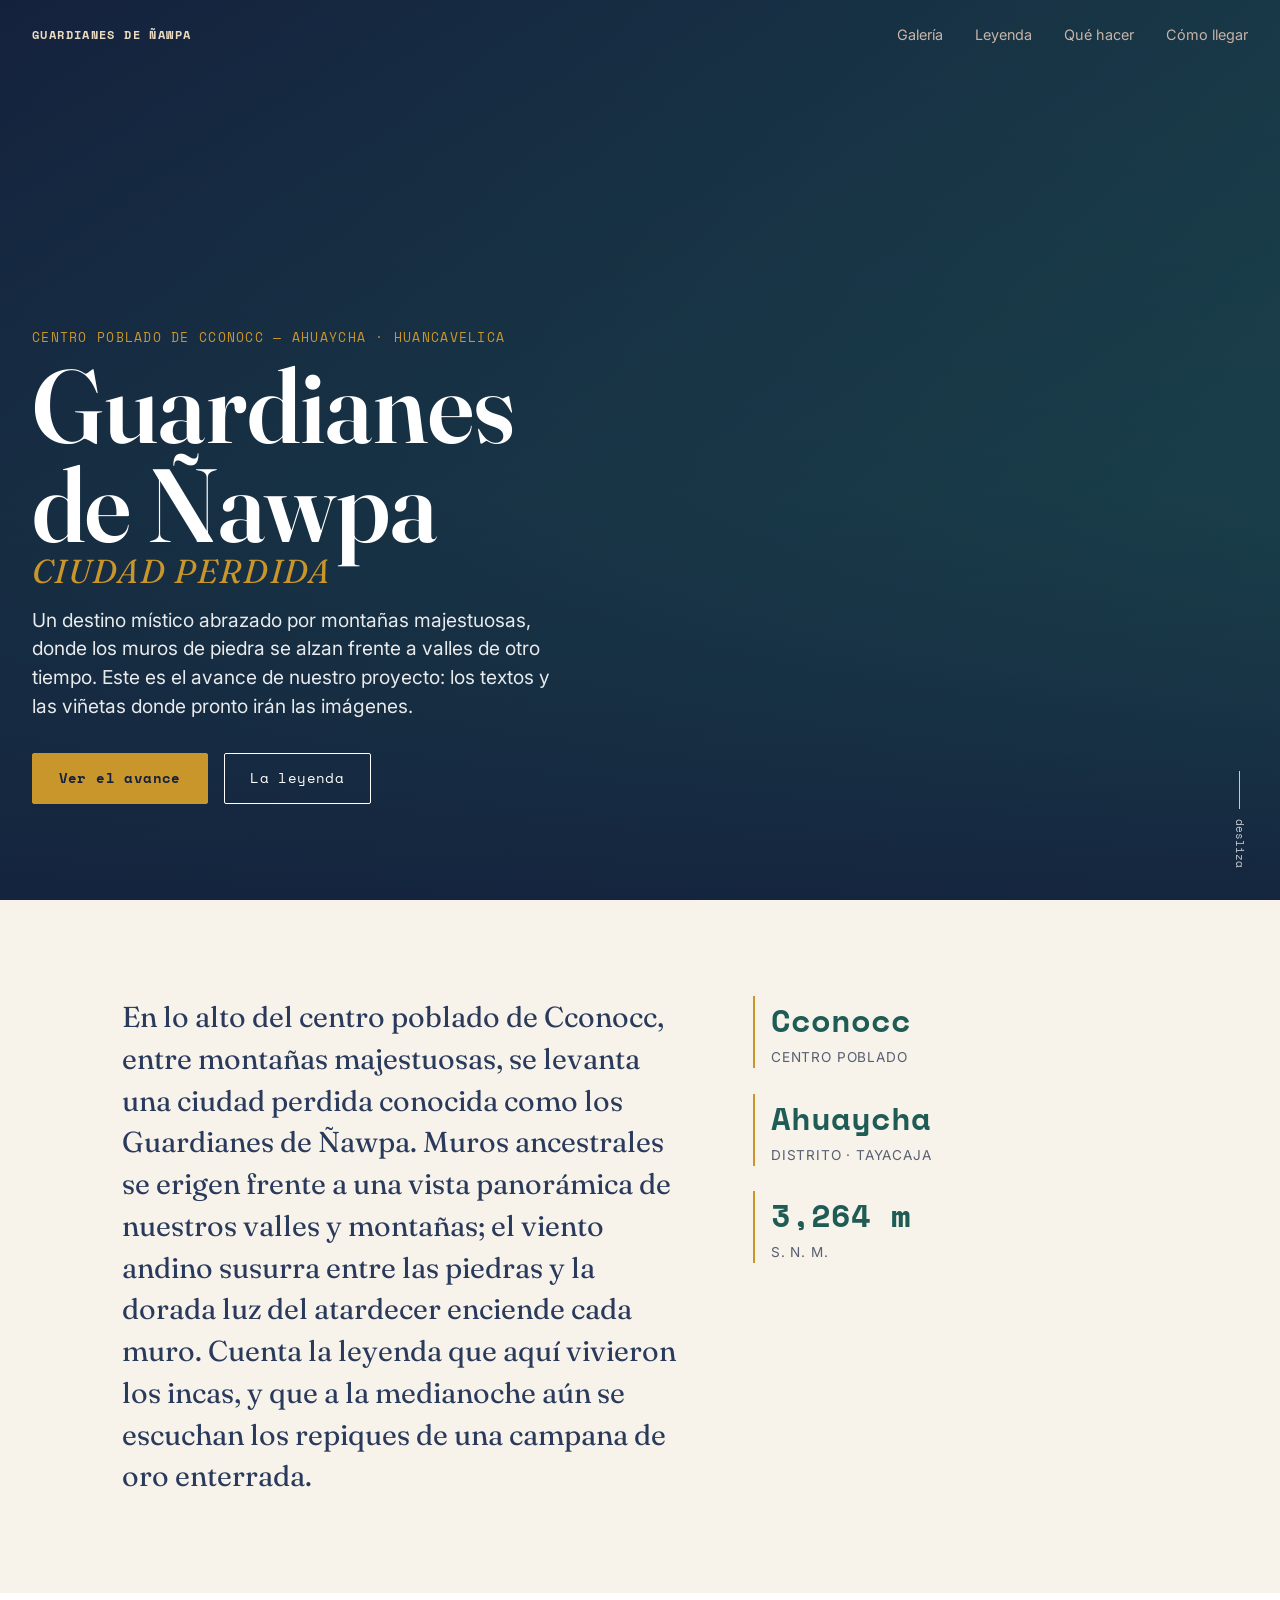
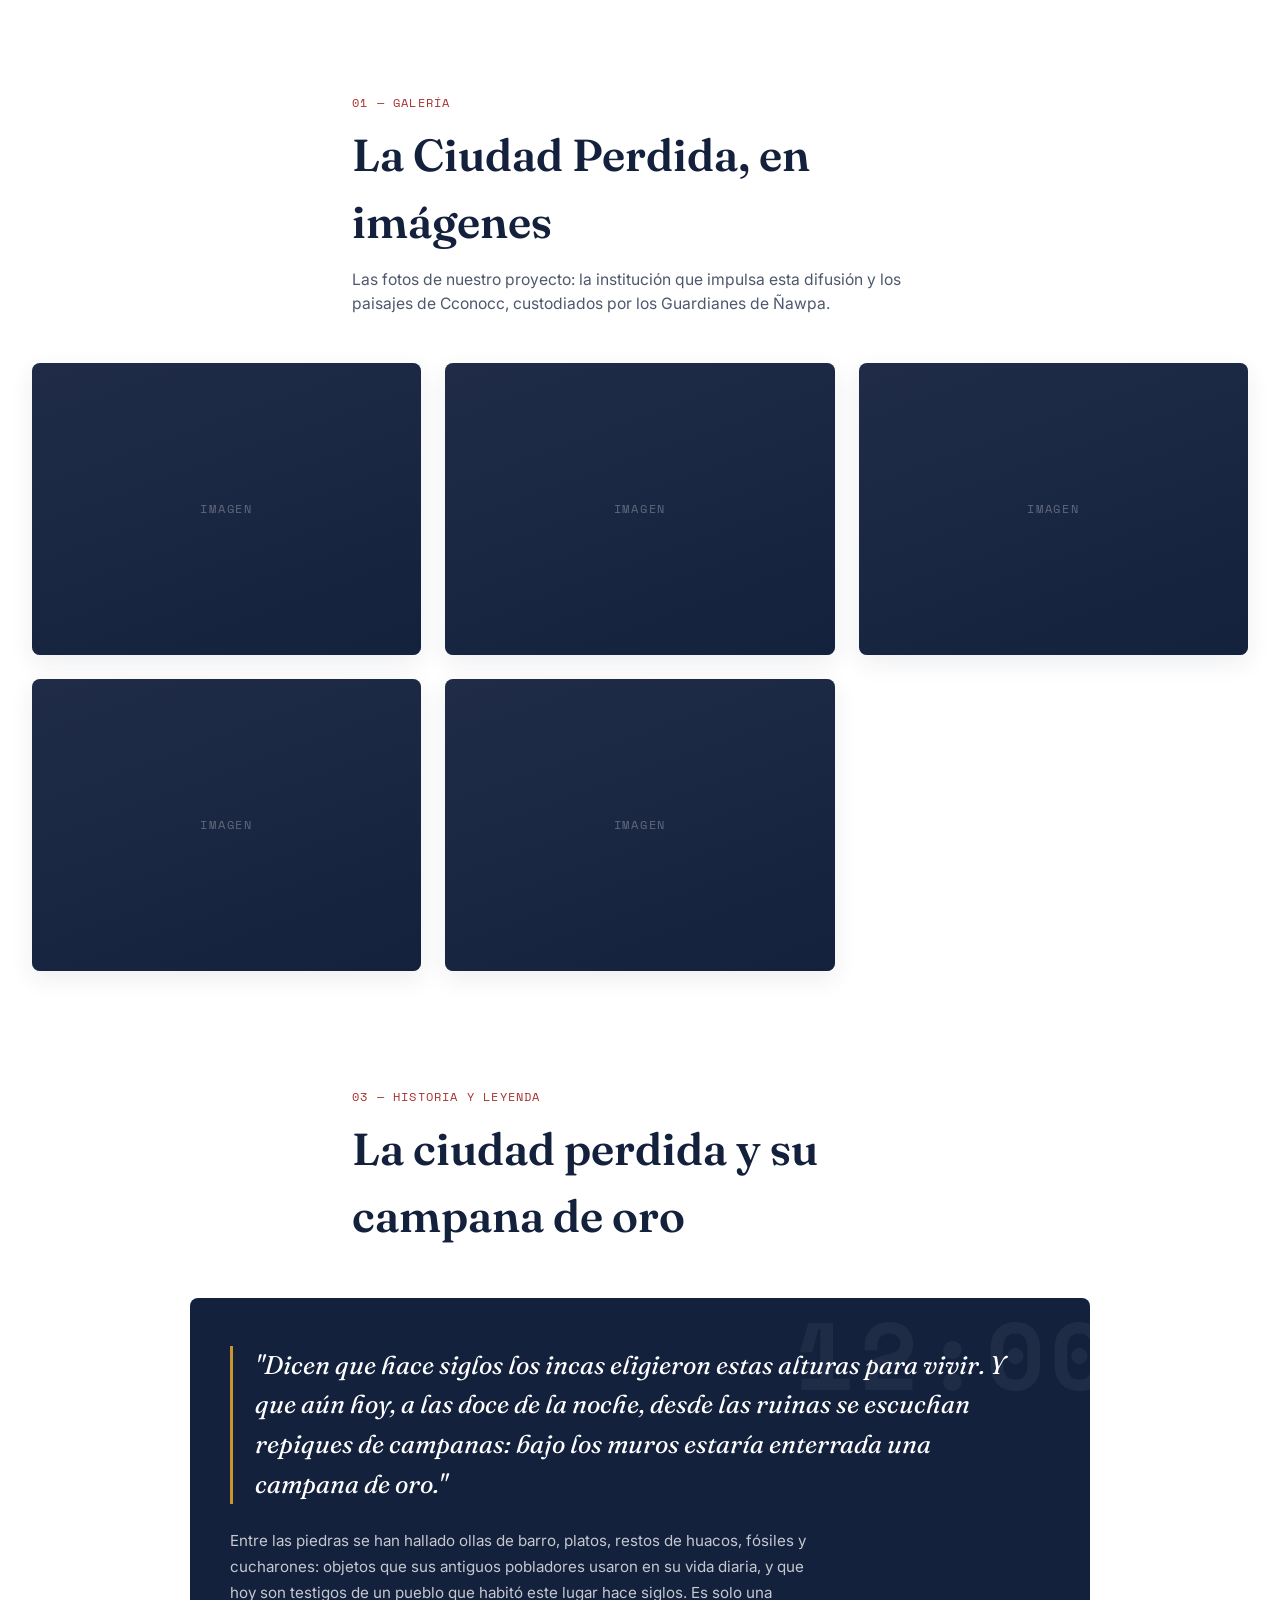
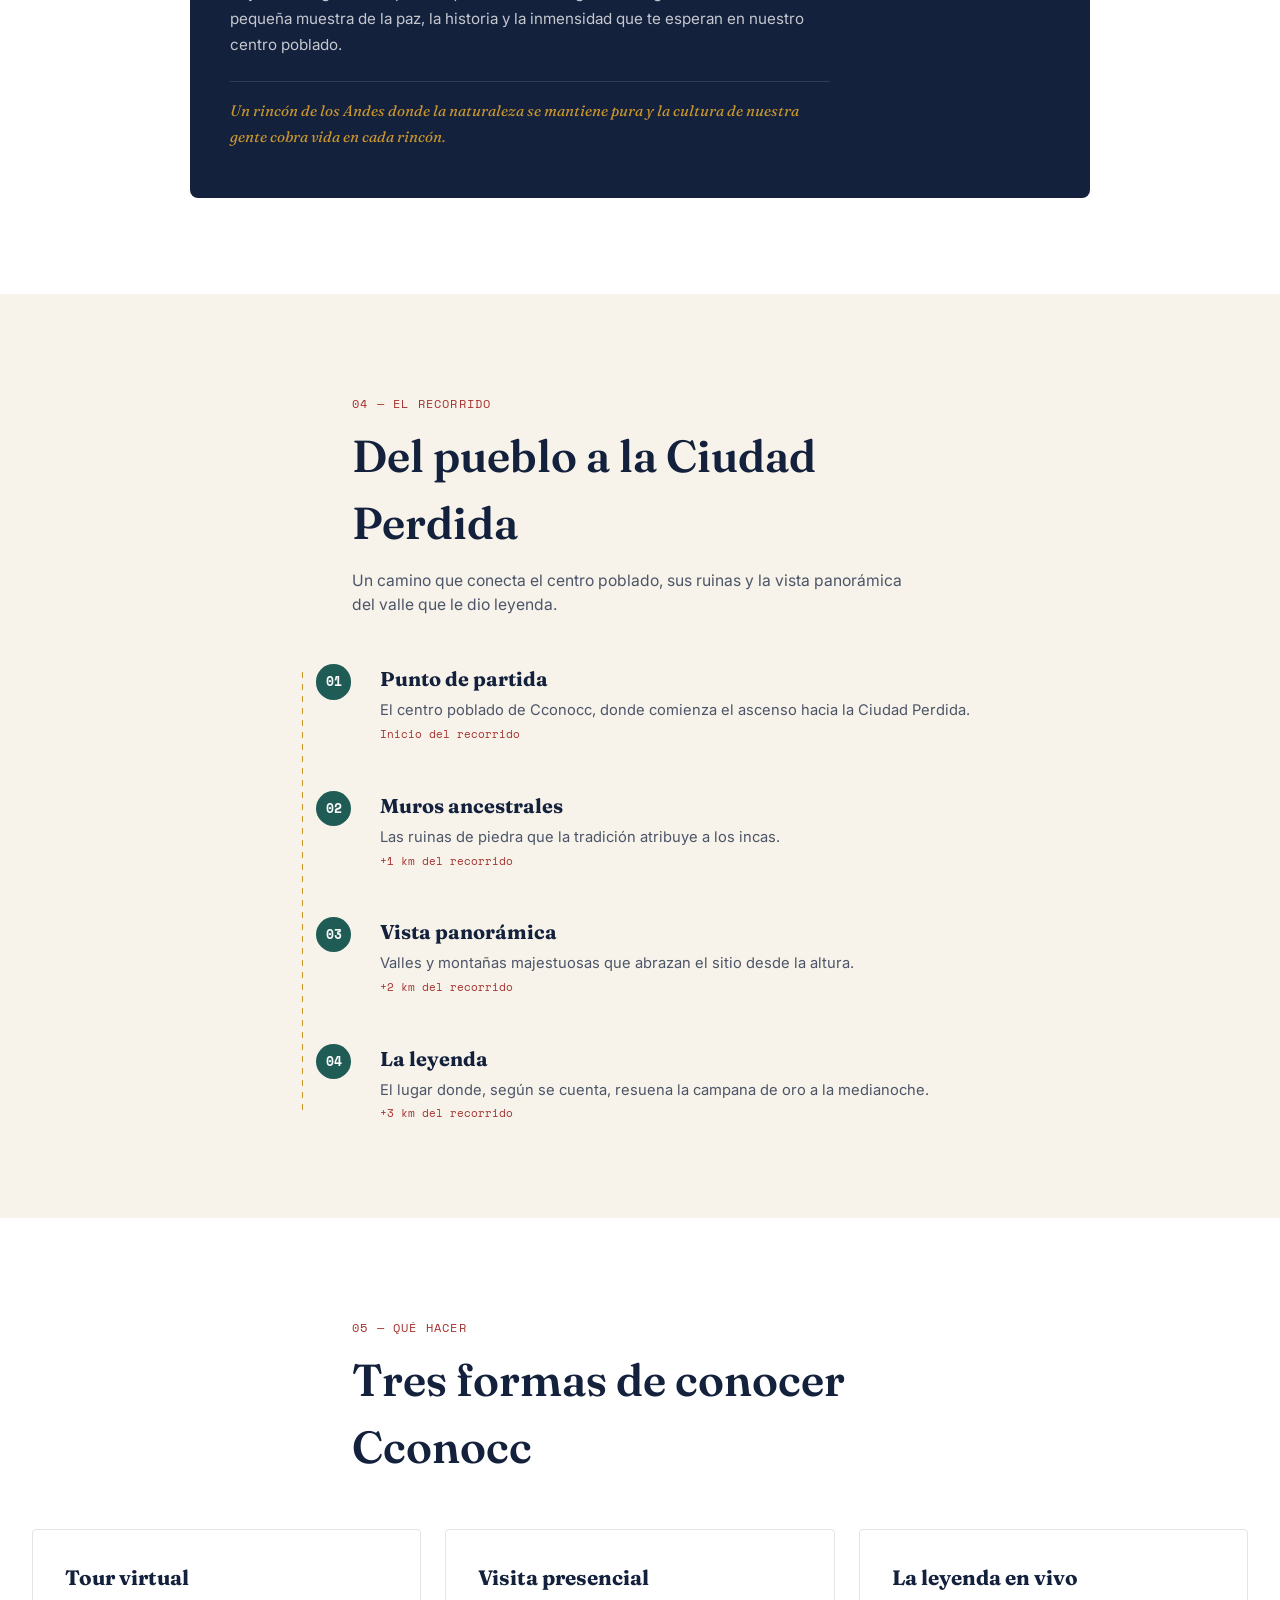
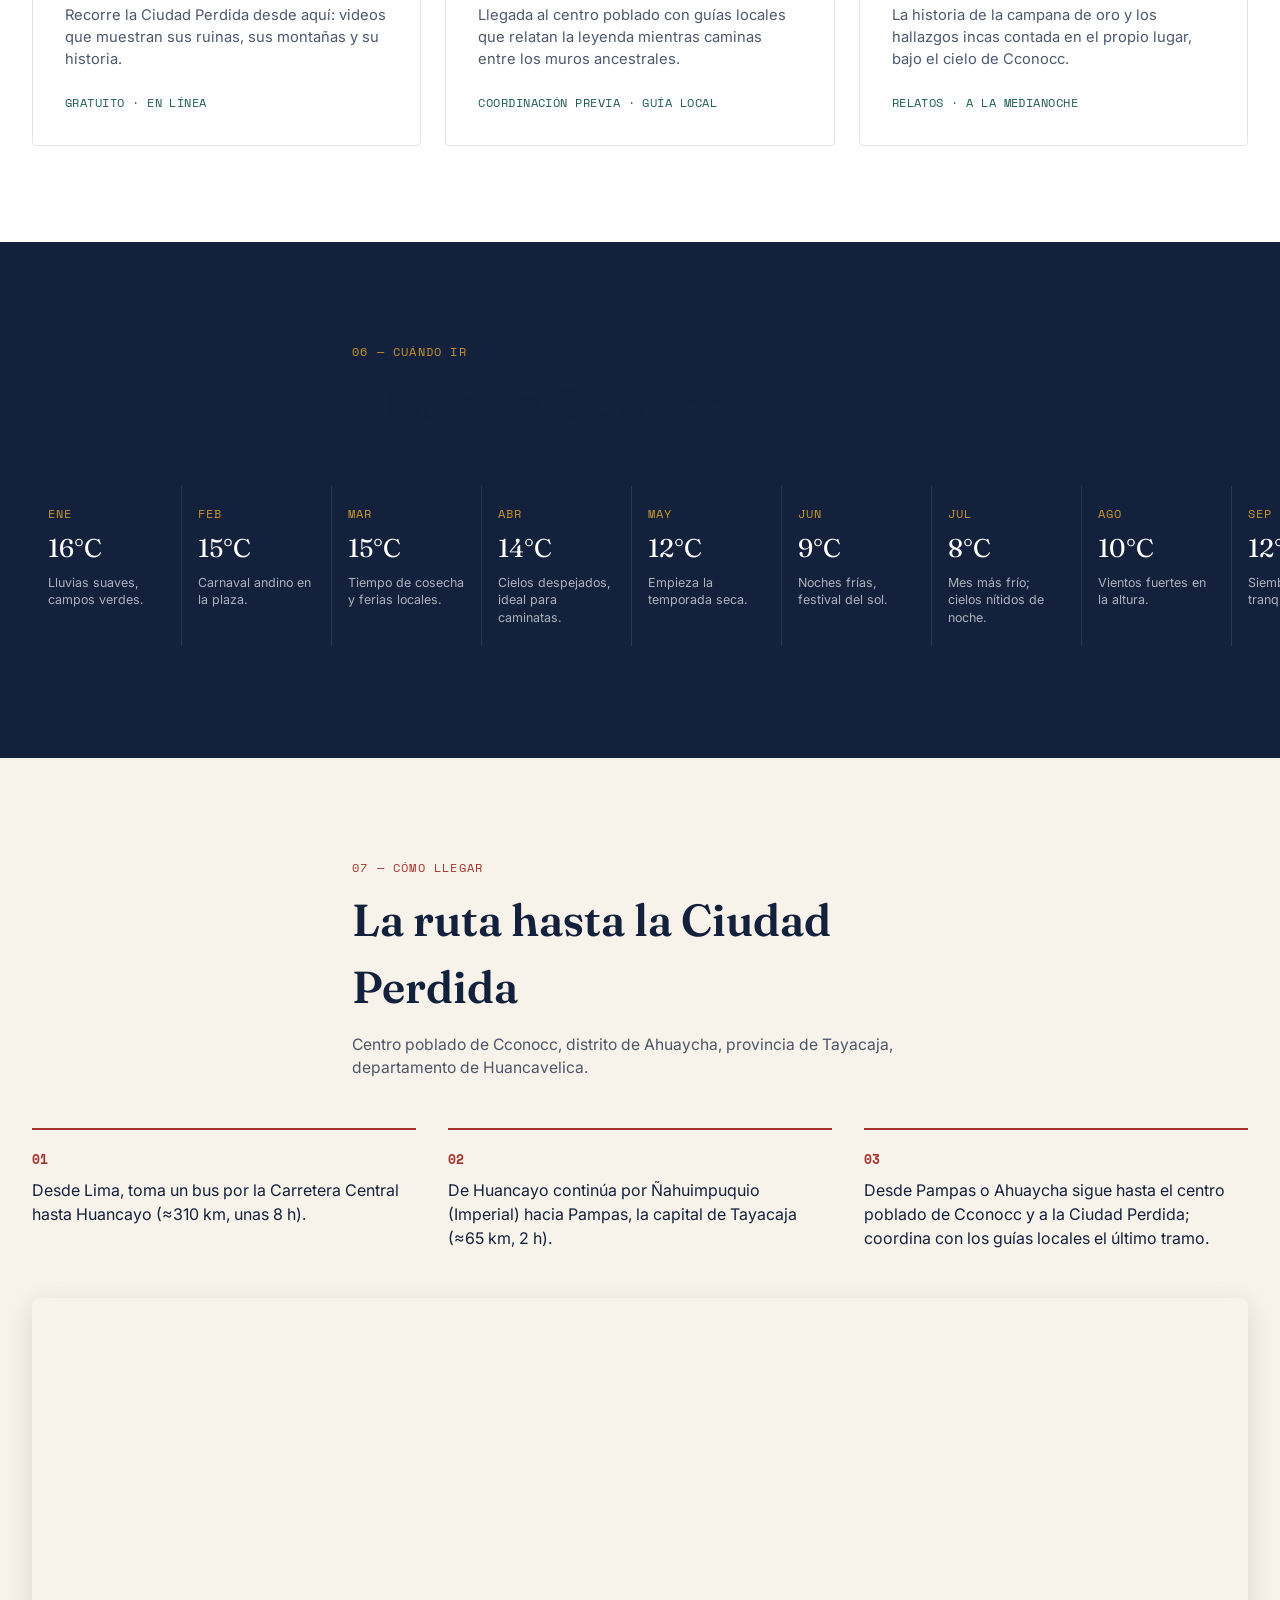
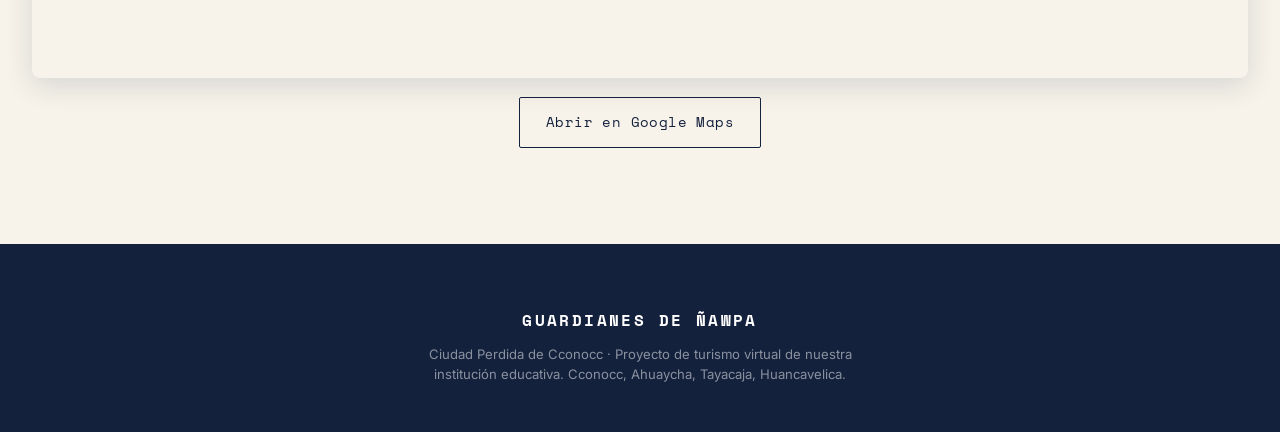
<file: index.html>
<!DOCTYPE html>
<html lang="es">
<head>
<meta charset="UTF-8">
<meta name="viewport" content="width=device-width, initial-scale=1.0">
<title>Guardianes de Ñawpa — Ciudad Perdida de Cconocc</title>
<link rel="preconnect" href="https://fonts.googleapis.com">
<link rel="preconnect" href="https://fonts.gstatic.com" crossorigin>
<link href="https://fonts.googleapis.com/css2?family=Fraunces:opsz,wght@9..144,400;9..144,500;9..144,600;9..144,700&family=Inter:wght@400;500;600&family=Space+Mono:wght@400;700&display=swap" rel="stylesheet">
<link rel="stylesheet" href="style.css">
</head>
<body>

<header class="topbar">
  <div class="topbar__mark">GUARDIANES DE ÑAWPA</div>
  <nav class="topbar__nav">
    <a href="#galeria">Galería</a>
    <a href="#leyenda">Leyenda</a>
    <a href="#hacer">Qué hacer</a>
    <a href="#llegar">Cómo llegar</a>
  </nav>
  <button class="topbar__cta" id="menuBtn" aria-label="Abrir menú">☰</button>
</header>

<!-- HERO -->
<section class="hero">
  <div class="hero__scrim"></div>
  <div class="hero__content">
    <span class="hero__eyebrow">Centro poblado de Cconocc — Ahuaycha · Huancavelica</span>
    <h1 class="hero__title">Guardianes<br>de Ñawpa<span>ciudad perdida</span></h1>
    <p class="hero__lede">Un destino místico abrazado por montañas majestuosas, donde los muros de piedra se alzan frente a valles de otro tiempo. Este es el avance de nuestro proyecto: los textos y las viñetas donde pronto irán las imágenes.</p>
    <div class="hero__actions">
      <a href="#galeria" class="btn btn--solid">Ver el avance</a>
      <a href="#leyenda" class="btn btn--ghost">La leyenda</a>
    </div>
  </div>
  <div class="hero__scrolldown" aria-hidden="true"><span></span> desliza</div>
</section>

<!-- INTRO -->
<section class="intro">
  <p class="intro__text">
    En lo alto del centro poblado de Cconocc, entre montañas majestuosas, se levanta una ciudad perdida conocida como
    los Guardianes de Ñawpa. Muros ancestrales se erigen frente a una vista panorámica de nuestros valles y montañas;
    el viento andino susurra entre las piedras y la dorada luz del atardecer enciende cada muro. Cuenta la leyenda que
    aquí vivieron los incas, y que a la medianoche aún se escuchan los repiques de una campana de oro enterrada.
  </p>
  <div class="intro__stats">
    <div class="stat"><span class="stat__n">Cconocc</span><span class="stat__l">centro poblado</span></div>
    <div class="stat"><span class="stat__n">Ahuaycha</span><span class="stat__l">distrito · Tayacaja</span></div>
    <div class="stat"><span class="stat__n">3,264 m</span><span class="stat__l">s. n. m.</span></div>
  </div>
</section>

<!-- GALERÍA -->
<section class="galeria" id="galeria">
  <div class="section__head">
    <span class="section__eyebrow">01 — Galería</span>
    <h2>La Ciudad Perdida, en imágenes</h2>
    <p>Las fotos de nuestro proyecto: la institución que impulsa esta difusión y los paisajes de Cconocc, custodiados por los Guardianes de Ñawpa.</p>
  </div>
  <div class="gallery-grid" id="galleryGrid"></div>
</section>

<!-- LEYENDA -->
<section class="leyenda" id="leyenda">
  <div class="section__head">
    <span class="section__eyebrow">03 — Historia y leyenda</span>
    <h2>La ciudad perdida y su campana de oro</h2>
  </div>
  <div class="leyenda__card">
    <blockquote>
      "Dicen que hace siglos los incas eligieron estas alturas para vivir. Y que aún hoy, a las doce de la noche,
      desde las ruinas se escuchan repiques de campanas: bajo los muros estaría enterrada una campana de oro."
    </blockquote>
    <p>
      Entre las piedras se han hallado ollas de barro, platos, restos de huacos, fósiles y cucharones: objetos que sus
      antiguos pobladores usaron en su vida diaria, y que hoy son testigos de un pueblo que habitó este lugar hace siglos.
      Es solo una pequeña muestra de la paz, la historia y la inmensidad que te esperan en nuestro centro poblado.
    </p>
    <p class="leyenda__close">
      Un rincón de los Andes donde la naturaleza se mantiene pura y la cultura de nuestra gente cobra vida en cada rincón.
    </p>
  </div>
</section>

<!-- RUTA -->
<section class="ruta" id="ruta">
  <div class="section__head">
    <span class="section__eyebrow">04 — El recorrido</span>
    <h2>Del pueblo a la Ciudad Perdida</h2>
    <p>Un camino que conecta el centro poblado, sus ruinas y la vista panorámica del valle que le dio leyenda.</p>
  </div>
  <div class="trail" id="trailList"></div>
</section>

<!-- QUÉ HACER -->
<section class="hacer" id="hacer">
  <div class="section__head">
    <span class="section__eyebrow">05 — Qué hacer</span>
    <h2>Tres formas de conocer Cconocc</h2>
  </div>
  <div class="cards">
    <article class="card">
      <h3>Tour virtual</h3>
      <p>Recorre la Ciudad Perdida desde aquí: videos que muestran sus ruinas, sus montañas y su historia.</p>
      <span class="card__meta">Gratuito · en línea</span>
    </article>
    <article class="card">
      <h3>Visita presencial</h3>
      <p>Llegada al centro poblado con guías locales que relatan la leyenda mientras caminas entre los muros ancestrales.</p>
      <span class="card__meta">Coordinación previa · guía local</span>
    </article>
    <article class="card">
      <h3>La leyenda en vivo</h3>
      <p>La historia de la campana de oro y los hallazgos incas contada en el propio lugar, bajo el cielo de Cconocc.</p>
      <span class="card__meta">Relatos · a la medianoche</span>
    </article>
  </div>
</section>

<!-- CUÁNDO IR -->
<section class="cuando" id="cuando">
  <div class="section__head">
    <span class="section__eyebrow">06 — Cuándo ir</span>
    <h2>El año en Cconocc</h2>
  </div>
  <div class="calendar" id="calendarStrip"></div>
</section>

<!-- CÓMO LLEGAR -->
<section class="llegar" id="llegar">
  <div class="section__head">
    <span class="section__eyebrow">07 — Cómo llegar</span>
    <h2>La ruta hasta la Ciudad Perdida</h2>
    <p>Centro poblado de Cconocc, distrito de Ahuaycha, provincia de Tayacaja, departamento de Huancavelica.</p>
  </div>
  <div class="llegar__grid">
    <div class="llegar__step">
      <span class="llegar__n">01</span>
      <p>Desde Lima, toma un bus por la Carretera Central hasta Huancayo (≈310 km, unas 8 h).</p>
    </div>
    <div class="llegar__step">
      <span class="llegar__n">02</span>
      <p>De Huancayo continúa por Ñahuimpuquio (Imperial) hacia Pampas, la capital de Tayacaja (≈65 km, 2 h).</p>
    </div>
    <div class="llegar__step">
      <span class="llegar__n">03</span>
      <p>Desde Pampas o Ahuaycha sigue hasta el centro poblado de Cconocc y a la Ciudad Perdida; coordina con los guías locales el último tramo.</p>
    </div>
  </div>
  <div class="llegar__map">
    <iframe title="Mapa de Cconocc — Ahuaycha, Tayacaja"
            src="https://maps.google.com/maps?q=-12.5046266,-74.9259982&z=14&output=embed"
            loading="lazy"></iframe>
    <a class="btn btn--ghost llegar__link" href="https://www.google.com/maps/place/12%C2%B030'16.7%22S+74%C2%B055'33.6%22W/@-12.5046266,-74.9259982,17z" target="_blank" rel="noopener">Abrir en Google Maps</a>
  </div>
</section>

<footer class="footer">
  <div class="footer__mark">GUARDIANES DE ÑAWPA</div>
  <p>Ciudad Perdida de Cconocc · Proyecto de turismo virtual de nuestra institución educativa. Cconocc, Ahuaycha, Tayacaja, Huancavelica.</p>
</footer>

<script src="script.js"></script>
</body>
</html>
</file>
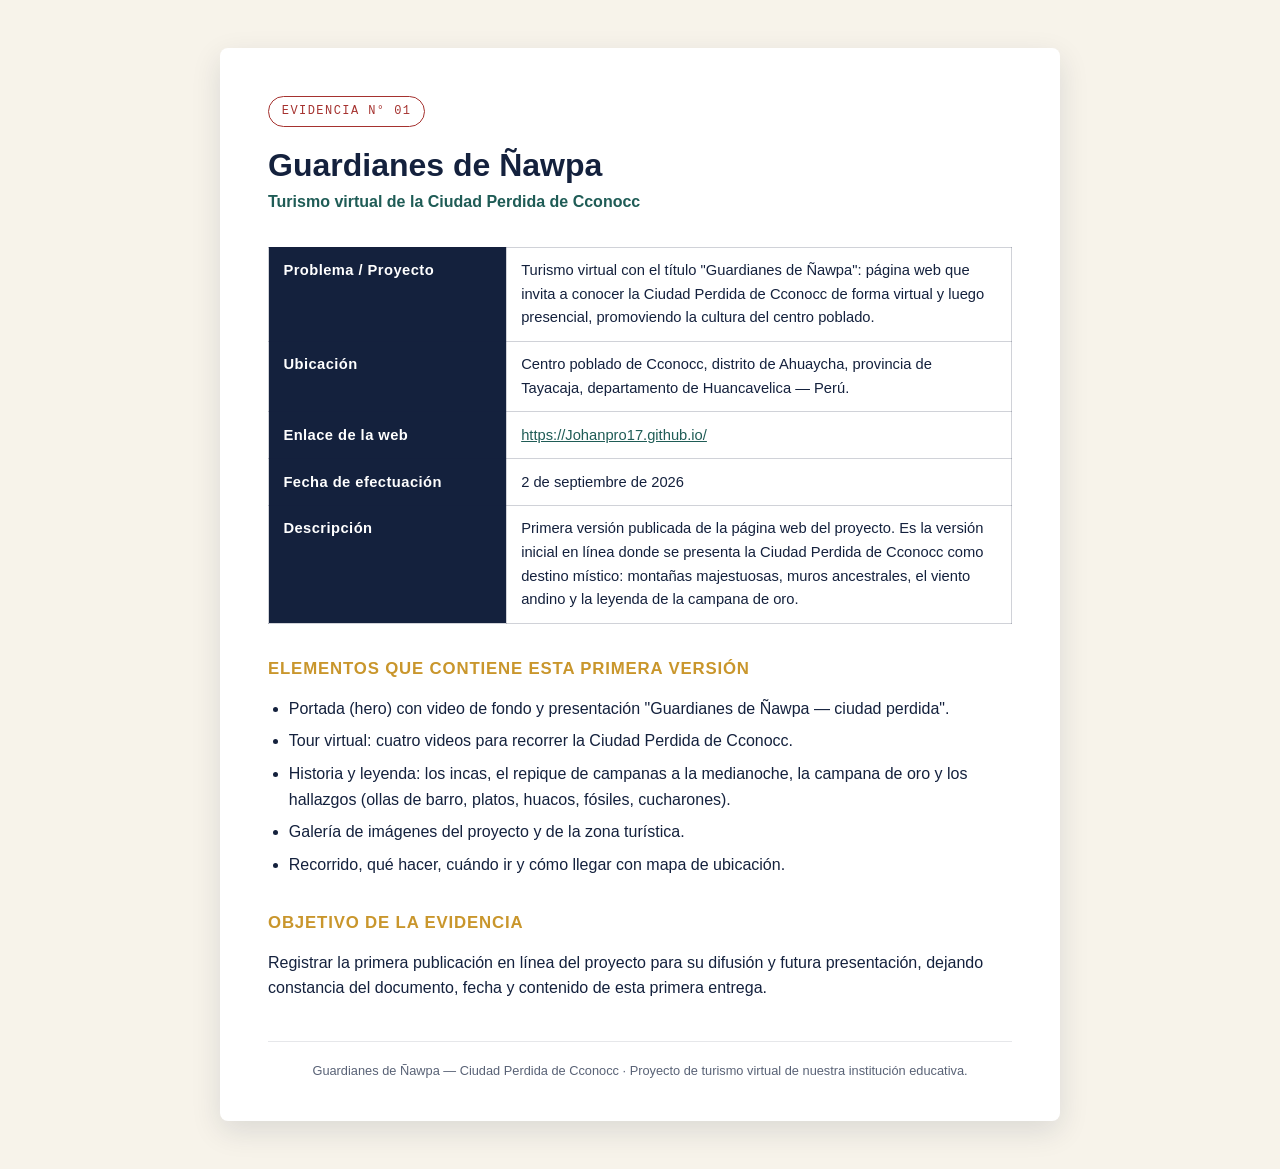
<file: Evidencias/Evidencia 01 - Guardianes de Ñawpa.html>
<!DOCTYPE html>
<html lang="es">
<head>
<meta charset="UTF-8">
<meta name="viewport" content="width=device-width, initial-scale=1.0">
<title>Evidencia 01 — Guardianes de Ñawpa</title>
<style>
  *{margin:0;padding:0;box-sizing:border-box;}
  body{font-family:"Segoe UI", Arial, sans-serif; background:#F7F3EA; color:#14213D; line-height:1.6; padding:3rem 1.5rem;}
  .sheet{max-width:840px; margin:0 auto; background:#fff; padding:3rem 3rem 2.5rem; border-radius:8px; box-shadow:0 10px 30px rgba(20,33,61,.12);}
  .tag{display:inline-block; font-family:Consolas, monospace; font-size:.75rem; letter-spacing:.12em; color:#A5322F; border:1px solid #A5322F; padding:.3rem .8rem; border-radius:20px; text-transform:uppercase; margin-bottom:1.2rem;}
  h1{font-size:2rem; line-height:1.2; margin-bottom:.3rem;}
  .sub{color:#1F5C56; font-weight:600; margin-bottom:2rem;}
  table{width:100%; border-collapse:collapse; margin-bottom:2rem;}
  td{border:1px solid rgba(20,33,61,.2); padding:.7rem .9rem; font-size:.92rem; vertical-align:top;}
  td:first-child{width:32%; background:#14213D; color:#fff; font-weight:600; letter-spacing:.03em;}
  a{color:#1F5C56;}
  h2{font-size:1.05rem; color:#C9962C; text-transform:uppercase; letter-spacing:.05em; margin:2rem 0 .8rem;}
  ul{padding-left:1.3rem;}
  li{margin-bottom:.45rem;}
  footer{margin-top:2.5rem; padding-top:1.2rem; border-top:1px solid rgba(20,33,61,.15); font-size:.8rem; opacity:.7; text-align:center;}
  @media print{body{background:#fff; padding:0;} .sheet{box-shadow:none;}} 
</style>
</head>
<body>
<div class="sheet">
  <span class="tag">Evidencia N° 01</span>
  <h1>Guardianes de Ñawpa</h1>
  <p class="sub">Turismo virtual de la Ciudad Perdida de Cconocc</p>

  <table>
    <tr><td>Problema / Proyecto</td><td>Turismo virtual con el título "Guardianes de Ñawpa": página web que invita a conocer la Ciudad Perdida de Cconocc de forma virtual y luego presencial, promoviendo la cultura del centro poblado.</td></tr>
    <tr><td>Ubicación</td><td>Centro poblado de Cconocc, distrito de Ahuaycha, provincia de Tayacaja, departamento de Huancavelica — Perú.</td></tr>
    <tr><td>Enlace de la web</td><td><a href="https://Johanpro17.github.io/" target="_blank">https://Johanpro17.github.io/</a></td></tr>
    <tr><td>Fecha de efectuación</td><td>2 de septiembre de 2026</td></tr>
    <tr><td>Descripción</td><td>Primera versión publicada de la página web del proyecto. Es la versión inicial en línea donde se presenta la Ciudad Perdida de Cconocc como destino místico: montañas majestuosas, muros ancestrales, el viento andino y la leyenda de la campana de oro.</td></tr>
  </table>

  <h2>Elementos que contiene esta primera versión</h2>
  <ul>
    <li>Portada (hero) con video de fondo y presentación "Guardianes de Ñawpa — ciudad perdida".</li>
    <li>Tour virtual: cuatro videos para recorrer la Ciudad Perdida de Cconocc.</li>
    <li>Historia y leyenda: los incas, el repique de campanas a la medianoche, la campana de oro y los hallazgos (ollas de barro, platos, huacos, fósiles, cucharones).</li>
    <li>Galería de imágenes del proyecto y de la zona turística.</li>
    <li>Recorrido, qué hacer, cuándo ir y cómo llegar con mapa de ubicación.</li>
  </ul>

  <h2>Objetivo de la evidencia</h2>
  <p>Registrar la primera publicación en línea del proyecto para su difusión y futura presentación, dejando constancia del documento, fecha y contenido de esta primera entrega.</p>

  <footer>Guardianes de Ñawpa — Ciudad Perdida de Cconocc · Proyecto de turismo virtual de nuestra institución educativa.</footer>
</div>
</body>
</html>
</file>
<file: style.css>
:root{
  --ink: #14213D;
  --stone: #F7F3EA;
  --gold: #C9962C;
  --weave-red: #A5322F;
  --teal: #1F5C56;
  --ink-soft: #2A3A5C;
  --font-display: "Fraunces", serif;
  --font-body: "Inter", sans-serif;
  --font-mono: "Space Mono", monospace;
}

*{margin:0;padding:0;box-sizing:border-box;}
html{scroll-behavior:smooth;}
body{
  font-family:var(--font-body);
  background:var(--stone);
  color:var(--ink);
  line-height:1.5;
  overflow-x:hidden;
}
img,video{max-width:100%;display:block;}
a{color:inherit;text-decoration:none;}
code{font-family:var(--font-mono);background:rgba(20,33,61,.08);padding:.1rem .35rem;border-radius:3px;font-size:.85em;}

@media (prefers-reduced-motion: reduce){
  html{scroll-behavior:auto;}
  *{animation-duration:.01ms !important; transition-duration:.01ms !important;}
}

/* ---------- TOPBAR ---------- */
.topbar{
  position:fixed; top:0; left:0; right:0; z-index:50;
  display:flex; align-items:center; justify-content:space-between;
  padding:1.5rem 2rem;
  mix-blend-mode:difference;
  color:#fff;
}
.topbar__mark{font-family:var(--font-mono); font-weight:700; letter-spacing:.12em; font-size:.72rem; line-height:1.2; max-width:24ch;}
.topbar__nav{display:flex; gap:2rem; font-size:.9rem;}
.topbar__nav a{opacity:.85; transition:opacity .2s;}
.topbar__nav a:hover, .topbar__nav a:focus-visible{opacity:1; text-decoration:underline;}
.topbar__cta{display:none; background:none; border:none; color:#fff; font-size:1.3rem; cursor:pointer;}

@media (max-width:760px){
  .topbar__nav{display:none;}
  .topbar__cta{display:block;}
}

/* ---------- HERO ---------- */
.hero{
  position:relative; height:100svh; min-height:560px;
  display:flex; align-items:flex-end;
  overflow:hidden;
  background:linear-gradient(150deg, #14213D 0%, #1F5C56 100%);
}
.hero__media{
  position:absolute; inset:0; width:100%; height:100%; object-fit:cover;
  filter:saturate(0.9) brightness(0.75);
}
.hero__scrim{
  position:absolute; inset:0;
  background:linear-gradient(180deg, rgba(20,33,61,.15) 0%, rgba(20,33,61,.35) 55%, rgba(20,33,61,.92) 100%);
}
.hero__content{
  position:relative; z-index:2; color:#fff;
  padding:0 2rem 6rem; max-width:900px;
}
.hero__eyebrow{
  font-family:var(--font-mono); font-size:.8rem; letter-spacing:.1em;
  color:var(--gold); text-transform:uppercase;
}
.hero__title{
  font-family:var(--font-display);
  font-weight:600;
  font-size:clamp(3rem, 9vw, 6.5rem);
  line-height:.95;
  margin:.6rem 0 1.2rem;
}
.hero__title span{
  display:block; font-style:italic; font-weight:400; color:var(--gold);
  font-size:.32em; letter-spacing:.04em; text-transform:uppercase;
}
.hero__lede{
  font-size:clamp(1rem, 1.6vw, 1.2rem);
  max-width:520px; opacity:.9; margin-bottom:2rem;
}
.hero__actions{display:flex; gap:1rem; flex-wrap:wrap;}
.btn{
  font-family:var(--font-mono); font-size:.85rem; letter-spacing:.03em;
  padding:.9rem 1.6rem; border-radius:2px; border:1px solid #fff;
  transition:all .25s ease;
}
.btn--solid{background:var(--gold); border-color:var(--gold); color:var(--ink); font-weight:700;}
.btn--solid:hover{background:#e0ac3d;}
.btn--ghost{color:#fff;}
.btn--ghost:hover{background:rgba(255,255,255,.12);}

.hero__scrolldown{
  position:absolute; right:2rem; bottom:2rem; z-index:2;
  color:#fff; font-family:var(--font-mono); font-size:.7rem;
  display:flex; align-items:center; gap:.6rem; opacity:.75;
  writing-mode:vertical-rl;
}
.hero__scrolldown span{
  width:1px; height:38px; background:#fff; display:block;
  animation:scrolldown 1.8s ease-in-out infinite;
}
@keyframes scrolldown{
  0%{transform:scaleY(0); transform-origin:top;}
  50%{transform:scaleY(1); transform-origin:top;}
  50.1%{transform-origin:bottom;}
  100%{transform:scaleY(0); transform-origin:bottom;}
}

/* ---------- INTRO ---------- */
.intro{
  padding:6rem 2rem; max-width:1100px; margin:0 auto;
  display:grid; grid-template-columns:1.4fr 1fr; gap:4rem; align-items:start;
}
.intro__text{
  font-family:var(--font-display); font-size:clamp(1.3rem,2.4vw,1.8rem);
  line-height:1.45; color:var(--ink-soft);
}
.intro__stats{display:flex; flex-direction:column; gap:1.6rem;}
.stat{border-left:2px solid var(--gold); padding-left:1rem;}
.stat__n{font-family:var(--font-mono); font-size:2rem; font-weight:700; display:block; color:var(--teal);}
.stat__l{font-size:.85rem; text-transform:uppercase; letter-spacing:.06em; opacity:.7;}

@media (max-width:760px){
  .intro{grid-template-columns:1fr; padding:4rem 1.4rem;}
}

/* ---------- SECTION HEAD (shared) ---------- */
.section__head{max-width:640px; margin:0 auto 3rem; padding:0 2rem; text-align:left;}
.section__eyebrow{
  font-family:var(--font-mono); font-size:.75rem; letter-spacing:.1em;
  color:var(--weave-red); text-transform:uppercase;
}
.section__head h2{
  font-family:var(--font-display); font-weight:600;
  font-size:clamp(1.9rem,3.5vw,2.8rem); margin:.5rem 0 .8rem; color:var(--ink);
}
.section__head p{opacity:.75; font-size:.98rem;}

/* ---------- GALERÍA ---------- */
.galeria{padding:6rem 0; background:#fff;}
.gallery-grid{
  display:grid; grid-template-columns:repeat(3,1fr); gap:1.5rem;
  max-width:1300px; margin:0 auto; padding:0 2rem;
}
.gallery-grid figure{
  position:relative; aspect-ratio:4/3; margin:0;
  overflow:hidden; border-radius:8px; background:var(--ink);
  box-shadow:0 8px 24px rgba(20,33,61,.08);
  transition:transform .3s ease, box-shadow .3s ease;
}
.gallery-grid figure:hover{
  transform:translateY(-6px);
  box-shadow:0 16px 40px rgba(20,33,61,.18);
}
.gallery-grid img{
  width:100%; height:100%; object-fit:cover; display:block;
  transition:transform .6s ease;
}
.gallery-grid figure:hover img{transform:scale(1.06);}
.gallery-grid figcaption{
  position:absolute; left:0; right:0; bottom:0;
  padding:.9rem 1rem .95rem;
  font-family:var(--font-body); font-size:.86rem; color:#fff;
  background:linear-gradient(0deg, rgba(20,33,61,.9), rgba(20,33,61,0));
}
.gallery-grid__blank{
  position:absolute; inset:0;
  display:flex; align-items:center; justify-content:center;
  font-family:var(--font-mono); font-size:.78rem; letter-spacing:.14em;
  color:rgba(255,255,255,.3); text-transform:uppercase;
  background:linear-gradient(160deg, rgba(255,255,255,.05), rgba(20,33,61,.6));
}

@media (max-width:860px){
  .gallery-grid{grid-template-columns:repeat(2,1fr);}
}
@media (max-width:560px){
  .gallery-grid{grid-template-columns:1fr;}
}

/* ---------- VIDEOS ---------- */
.videos{background:var(--ink); color:#fff; padding:6rem 0;}
.videos .section__eyebrow{color:var(--gold);}
.videos .section__head h2{color:#fff;}
.videos .section__head p{opacity:.6;}
.video-grid{
  display:grid; grid-template-columns:repeat(2,1fr); gap:2rem;
  max-width:1300px; margin:0 auto; padding:0 2rem;
}
.video-card{
  background:#0E1526; border-radius:4px; overflow:hidden;
  border:1px solid rgba(255,255,255,.06);
  transition:transform .25s ease, border-color .25s ease;
}
.video-card:hover{border-color:var(--gold); transform:translateY(-4px);}
.video-card video{
  width:100%; aspect-ratio:16/9; object-fit:cover; background:#000; display:block;
}
.video-card__title{
  padding:1rem 1.2rem; font-family:var(--font-mono); font-size:.78rem;
  letter-spacing:.05em; color:#fff;
}

@media (max-width:860px){
  .video-grid{grid-template-columns:1fr;}
}

/* ---------- LEYENDA ---------- */
.leyenda{padding:1rem 0 6rem; background:#fff;}
.leyenda__card{
  max-width:900px; margin:0 auto; padding:3rem 2.5rem;
  background:var(--ink); color:#fff; border-radius:8px;
  position:relative; overflow:hidden;
}
.leyenda__card::before{
  content:"12:00"; position:absolute; right:-1.5rem; top:-1rem;
  font-family:var(--font-mono); font-size:6rem; font-weight:700;
  color:rgba(255,255,255,.05); letter-spacing:.05em;
}
.leyenda blockquote{
  font-family:var(--font-display); font-style:italic;
  font-size:clamp(1.15rem,2.3vw,1.6rem); line-height:1.55;
  border-left:3px solid var(--gold); padding-left:1.4rem;
  max-width:46ch;
}
.leyenda__card p{
  margin-top:1.5rem; opacity:.75; font-size:.95rem;
  max-width:60ch; line-height:1.7;
}
.leyenda__close{
  font-family:var(--font-display); font-style:italic; font-size:1.15rem;
  color:var(--gold); opacity:1 !important; border-top:1px solid rgba(255,255,255,.12);
  padding-top:1rem;
}

@media (max-width:560px){
  .leyenda__card{padding:2rem 1.4rem;}
  .leyenda__card::before{font-size:4rem;}
}

/* ---------- RUTA / TRAIL (signature element) ---------- */
.ruta{padding:6rem 0; background:var(--stone);}
.trail{
  max-width:760px; margin:0 auto; padding:0 2rem;
  position:relative;
}
.trail::before{
  content:""; position:absolute; left:2.6rem; top:.5rem; bottom:.5rem; width:1px;
  background:repeating-linear-gradient(180deg, var(--gold) 0 6px, transparent 6px 12px);
}
.trail__point{
  position:relative; padding:0 0 3rem 5.5rem; 
}
.trail__point:last-child{padding-bottom:0;}
.trail__alt{
  position:absolute; left:0; top:0;
  font-family:var(--font-mono); font-weight:700; font-size:.8rem;
  width:2.2rem; height:2.2rem; border-radius:50%;
  background:var(--teal); color:#fff;
  display:flex; align-items:center; justify-content:center;
  transform:translateX(1.5rem);
}
.trail__point h3{font-family:var(--font-display); font-size:1.25rem; margin-bottom:.3rem;}
.trail__point p{opacity:.75; font-size:.92rem;}
.trail__meters{font-family:var(--font-mono); font-size:.7rem; color:var(--weave-red); display:block; margin-top:.3rem;}

/* ---------- QUÉ HACER ---------- */
.hacer{padding:6rem 0; background:#fff;}
.cards{
  display:grid; grid-template-columns:repeat(3,1fr); gap:1.5rem;
  max-width:1300px; margin:0 auto; padding:0 2rem;
}
.card{
  border:1px solid rgba(20,33,61,.12); border-radius:4px; padding:2rem;
  transition:border-color .2s, transform .2s;
}
.card:hover{border-color:var(--gold); transform:translateY(-4px);}
.card h3{font-family:var(--font-display); font-size:1.3rem; margin-bottom:.7rem;}
.card p{opacity:.75; font-size:.92rem; margin-bottom:1.2rem;}
.card__meta{font-family:var(--font-mono); font-size:.72rem; color:var(--teal); text-transform:uppercase; letter-spacing:.04em;}

@media (max-width:860px){.cards{grid-template-columns:1fr;}}

/* ---------- CUÁNDO IR ---------- */
.cuando{padding:6rem 0 7rem; background:var(--ink); color:#fff;}
.cuando .section__eyebrow{color:var(--gold);}
.cuando .section__head p{opacity:.6;}
.calendar{
  display:flex; overflow-x:auto; gap:0; padding:0 2rem; max-width:1300px; margin:0 auto;
  scrollbar-width:thin;
}
.month{
  flex:0 0 auto; width:150px; padding:1.2rem 1rem; border-right:1px solid rgba(255,255,255,.1);
}
.month:last-child{border-right:none;}
.month__name{font-family:var(--font-mono); font-size:.75rem; letter-spacing:.08em; color:var(--gold); text-transform:uppercase;}
.month__temp{font-family:var(--font-display); font-size:1.6rem; margin:.4rem 0;}
.month__note{font-size:.78rem; opacity:.65; line-height:1.4;}

/* ---------- CÓMO LLEGAR ---------- */
.llegar{padding:6rem 0; background:var(--stone);}
.llegar__grid{
  display:grid; grid-template-columns:repeat(3,1fr); gap:2rem;
  max-width:1300px; margin:0 auto; padding:0 2rem;
}
.llegar__step{border-top:2px solid var(--weave-red); padding-top:1rem;}
.llegar__n{font-family:var(--font-mono); font-size:.8rem; color:var(--weave-red); font-weight:700;}
.llegar__step p{margin-top:.5rem; font-size:1rem;}

@media (max-width:860px){.llegar__grid{grid-template-columns:1fr;}}

.llegar__map{
  max-width:1300px; margin:3rem auto 0; padding:0 2rem;
  text-align:center;
}
.llegar__map iframe{
  width:100%; height:380px; border:0; border-radius:8px; display:block;
  box-shadow:0 8px 28px rgba(20,33,61,.14);
}
.llegar__link{
  display:inline-block; margin-top:1.2rem; color:var(--ink);
  border-color:var(--ink);
}

/* ---------- FOOTER ---------- */
.footer{
  background:var(--ink); color:#fff; text-align:center;
  padding:4rem 2rem 3rem;
}
.footer__mark{font-family:var(--font-mono); letter-spacing:.15em; font-weight:700; margin-bottom:.8rem;}
.footer p{opacity:.5; font-size:.82rem; max-width:480px; margin:0 auto;}
</file>
